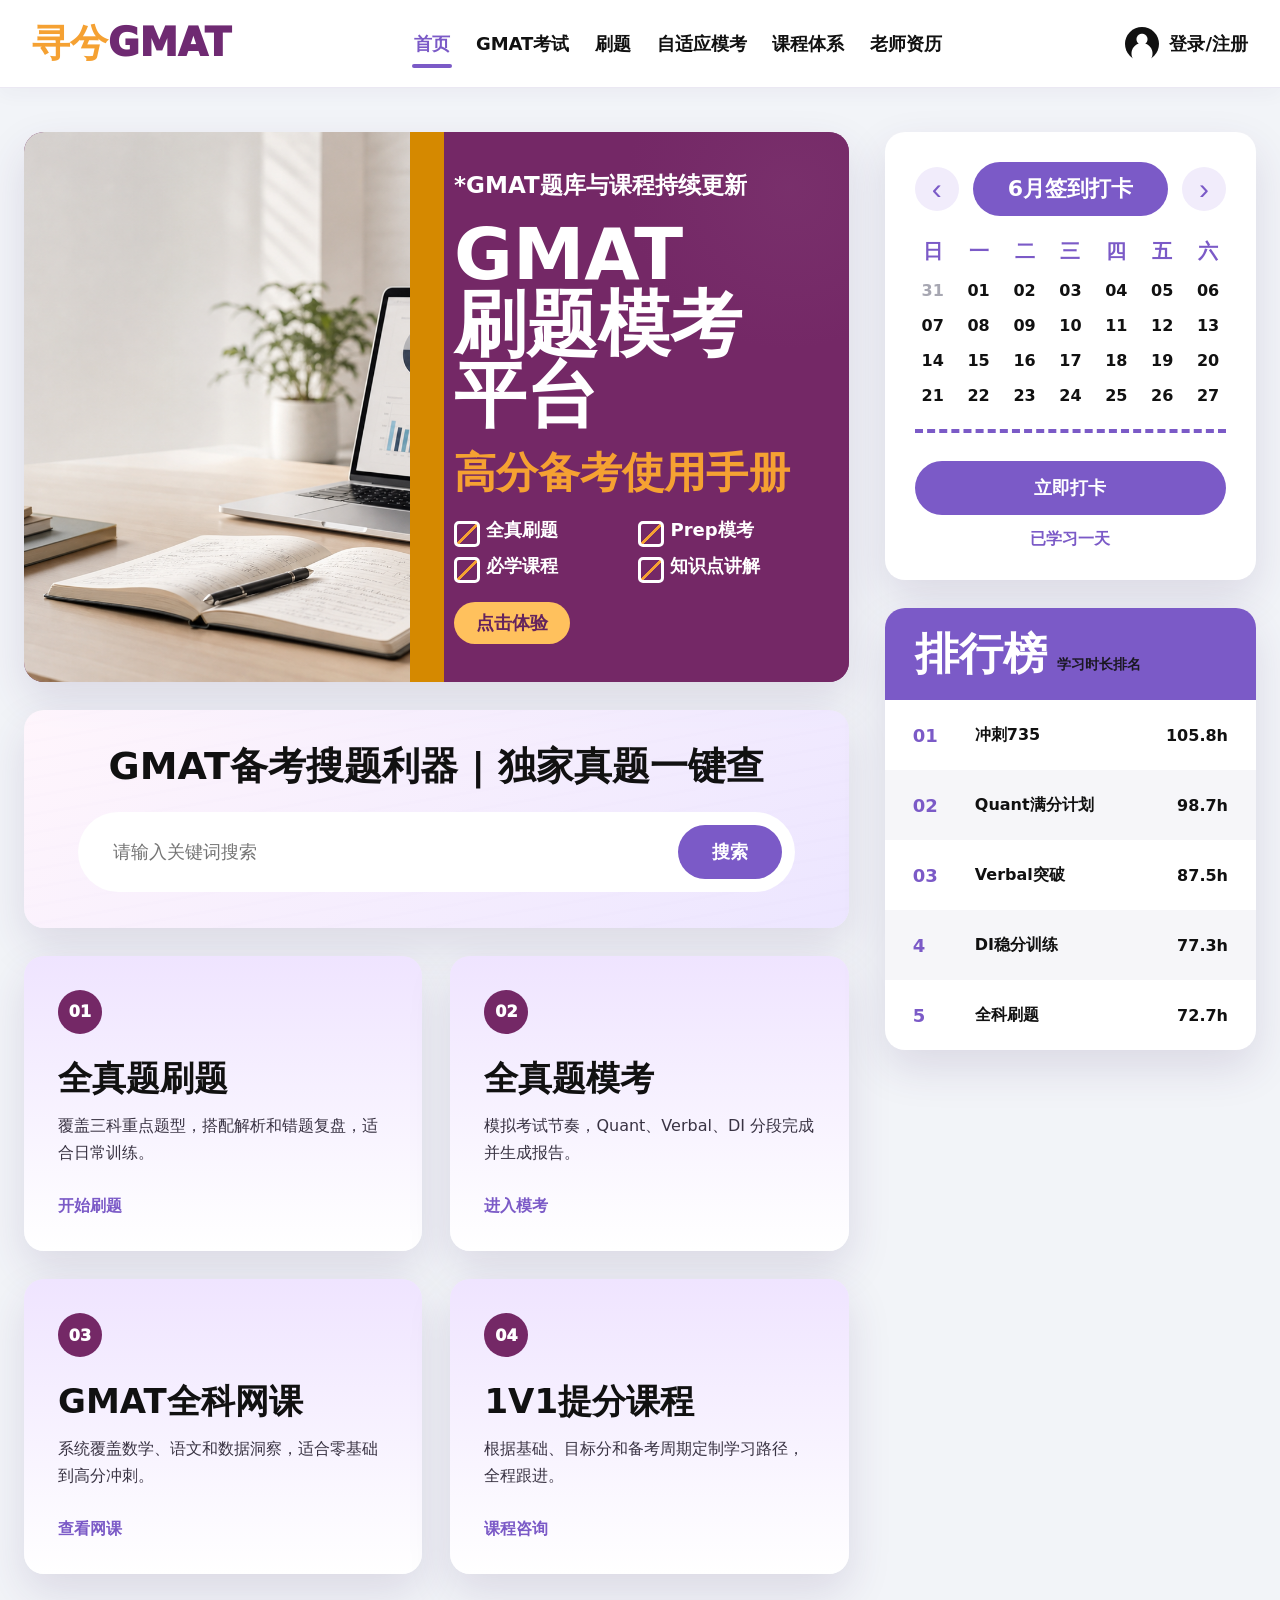
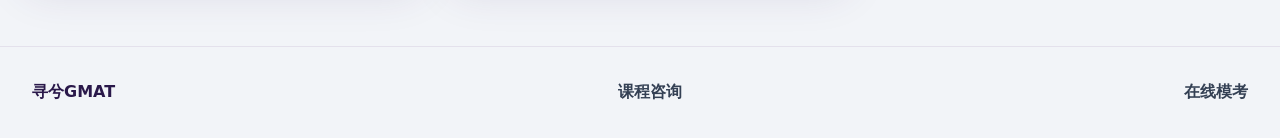
<file: index.html>
<!doctype html>
<html lang="zh-CN">
  <head>
    <meta charset="utf-8">
    <meta name="viewport" content="width=device-width, initial-scale=1">
    <title>GMAT 高分备考 | 提分课程与全科网课</title>
    <link rel="stylesheet" href="site.css">
  </head>
  <body class="platform-skin">
    <header class="site-header">
      <a class="brand" href="index.html"><span>寻兮</span>GMAT</a>
      <nav class="site-nav" aria-label="主导航">
        <a class="active" href="index.html">首页</a>
        <a href="gmat.html">GMAT考试</a>
        <a href="practice.html">刷题</a>
        <a href="practice.html">自适应模考</a>
        <a href="courses.html">课程体系</a>
        <a href="teacher.html">老师资历</a>
      </nav>
      <a class="login-link" href="courses.html">登录/注册</a>
    </header>

    <main class="home-page">
      <section class="home-layout">
        <div class="home-main">
          <section class="platform-hero">
            <div class="hero-photo">
              <img src="assets/gmat-hero.png" alt="GMAT备考学习桌面">
            </div>
            <div class="hero-poster">
              <p>*GMAT题库与课程持续更新</p>
              <h1>GMAT<br>刷题模考平台</h1>
              <h2>高分备考使用手册</h2>
              <div class="poster-checks">
                <span>全真刷题</span>
                <span>Prep模考</span>
                <span>必学课程</span>
                <span>知识点讲解</span>
              </div>
              <a href="practice.html">点击体验</a>
            </div>
          </section>

          <section class="search-panel">
            <h2>GMAT备考搜题利器 | 独家真题一键查</h2>
            <form class="search-box" action="practice.html">
              <input type="search" placeholder="请输入关键词搜索">
              <button type="submit">搜索</button>
            </form>
          </section>

          <section class="tool-grid" aria-label="学习工具">
            <article>
              <span>01</span>
              <h3>全真题刷题</h3>
              <p>覆盖三科重点题型，搭配解析和错题复盘，适合日常训练。</p>
              <a href="practice.html">开始刷题</a>
            </article>
            <article>
              <span>02</span>
              <h3>全真题模考</h3>
              <p>模拟考试节奏，Quant、Verbal、DI 分段完成并生成报告。</p>
              <a href="practice.html">进入模考</a>
            </article>
            <article>
              <span>03</span>
              <h3>GMAT全科网课</h3>
              <p>系统覆盖数学、语文和数据洞察，适合零基础到高分冲刺。</p>
              <a href="courses.html#online-course">查看网课</a>
            </article>
            <article>
              <span>04</span>
              <h3>1V1提分课程</h3>
              <p>根据基础、目标分和备考周期定制学习路径，全程跟进。</p>
              <a href="courses.html#one-on-one">课程咨询</a>
            </article>
          </section>
        </div>

        <aside class="home-sidebar" aria-label="学习侧栏">
          <section class="checkin-card">
            <div class="checkin-title">
              <button type="button">‹</button>
              <strong>6月签到打卡</strong>
              <button type="button">›</button>
            </div>
            <div class="calendar-grid" aria-label="六月签到日历">
              <span>日</span><span>一</span><span>二</span><span>三</span><span>四</span><span>五</span><span>六</span>
              <em>31</em><b>01</b><b>02</b><b>03</b><b>04</b><b>05</b><b>06</b>
              <b>07</b><b>08</b><b>09</b><b>10</b><b>11</b><b>12</b><b>13</b>
              <b>14</b><b>15</b><b>16</b><b>17</b><b>18</b><b>19</b><b>20</b>
              <b>21</b><b>22</b><b>23</b><b>24</b><b>25</b><b>26</b><b>27</b>
            </div>
            <a href="practice.html">立即打卡</a>
            <p>已学习一天</p>
          </section>

          <section class="ranking-card">
            <h2>排行榜 <span>学习时长排名</span></h2>
            <ol>
              <li><strong>01</strong><span>冲刺735</span><em>105.8h</em></li>
              <li><strong>02</strong><span>Quant满分计划</span><em>98.7h</em></li>
              <li><strong>03</strong><span>Verbal突破</span><em>87.5h</em></li>
              <li><strong>4</strong><span>DI稳分训练</span><em>77.3h</em></li>
              <li><strong>5</strong><span>全科刷题</span><em>72.7h</em></li>
            </ol>
          </section>
        </aside>
      </section>
    </main>

    <footer class="site-footer">
      <span>寻兮GMAT</span>
      <a href="courses.html">课程咨询</a>
      <a href="practice.html">在线模考</a>
    </footer>
  </body>
</html>
</file>
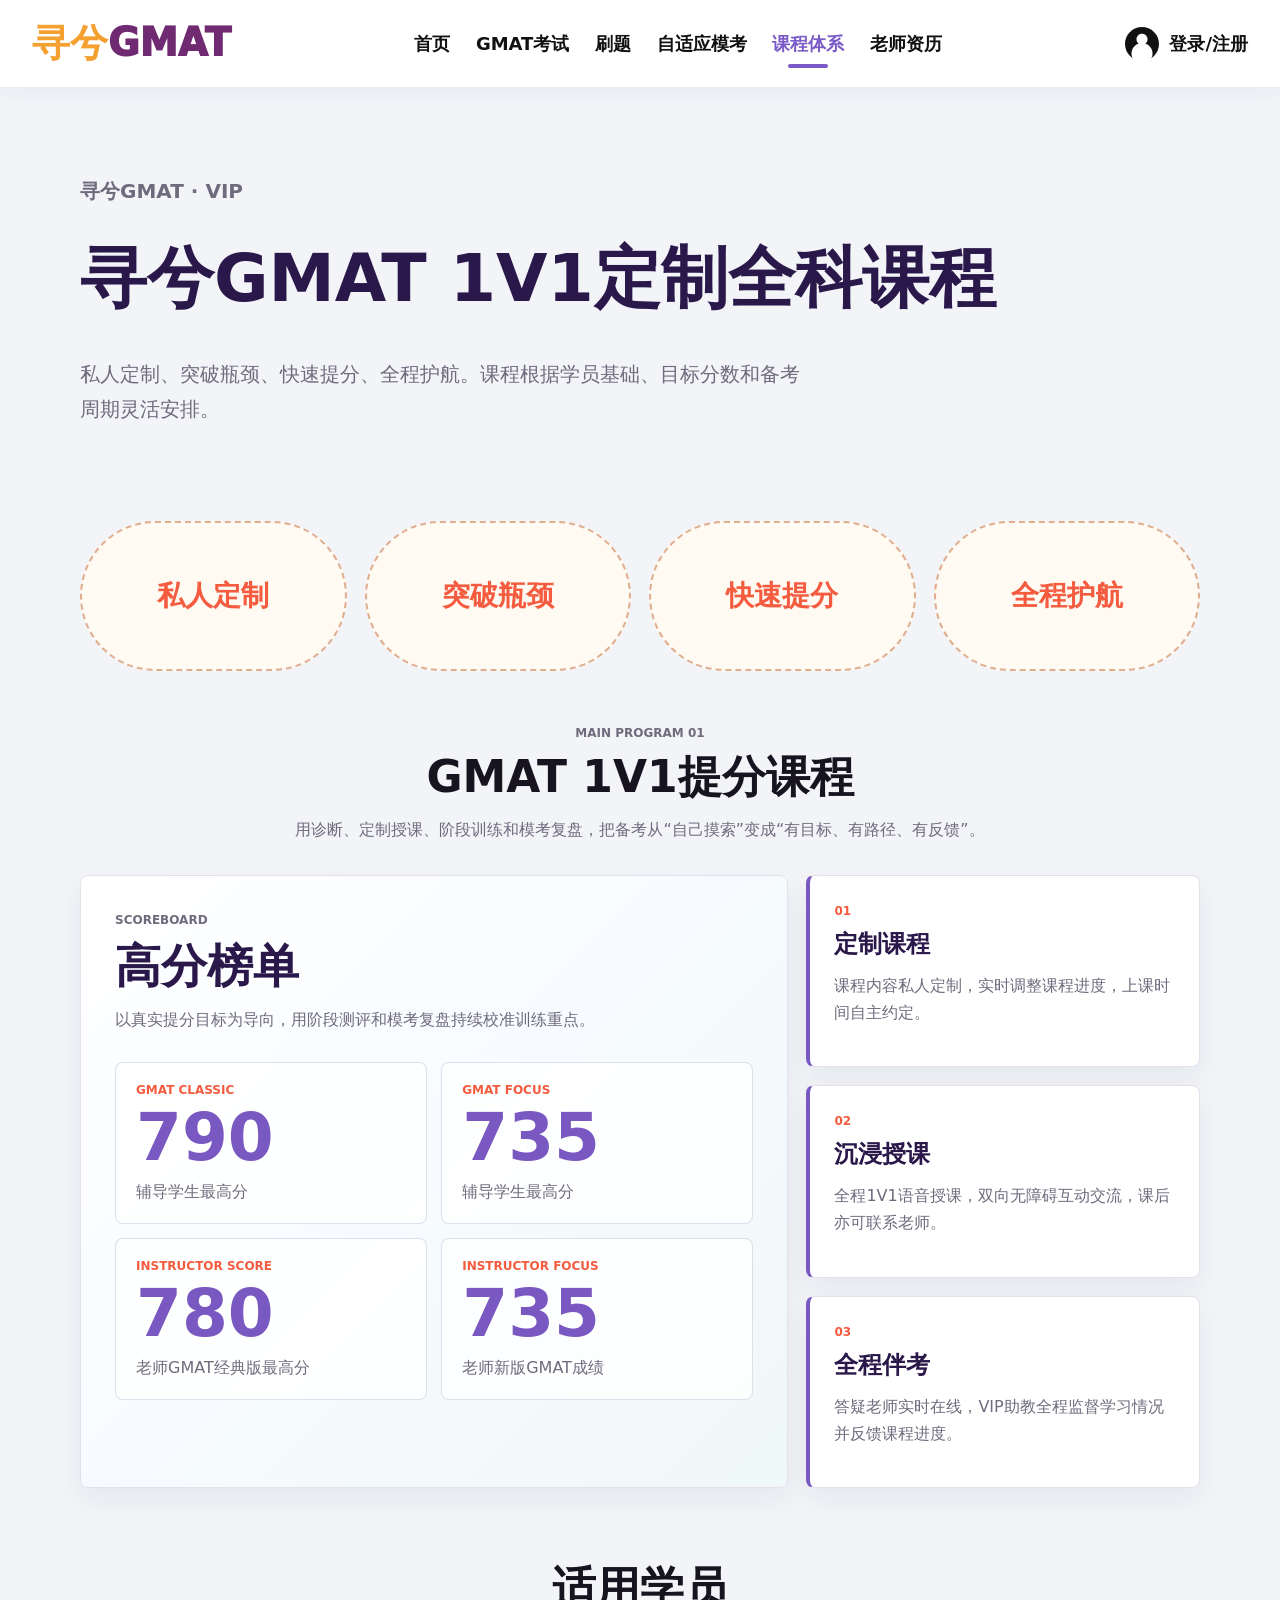
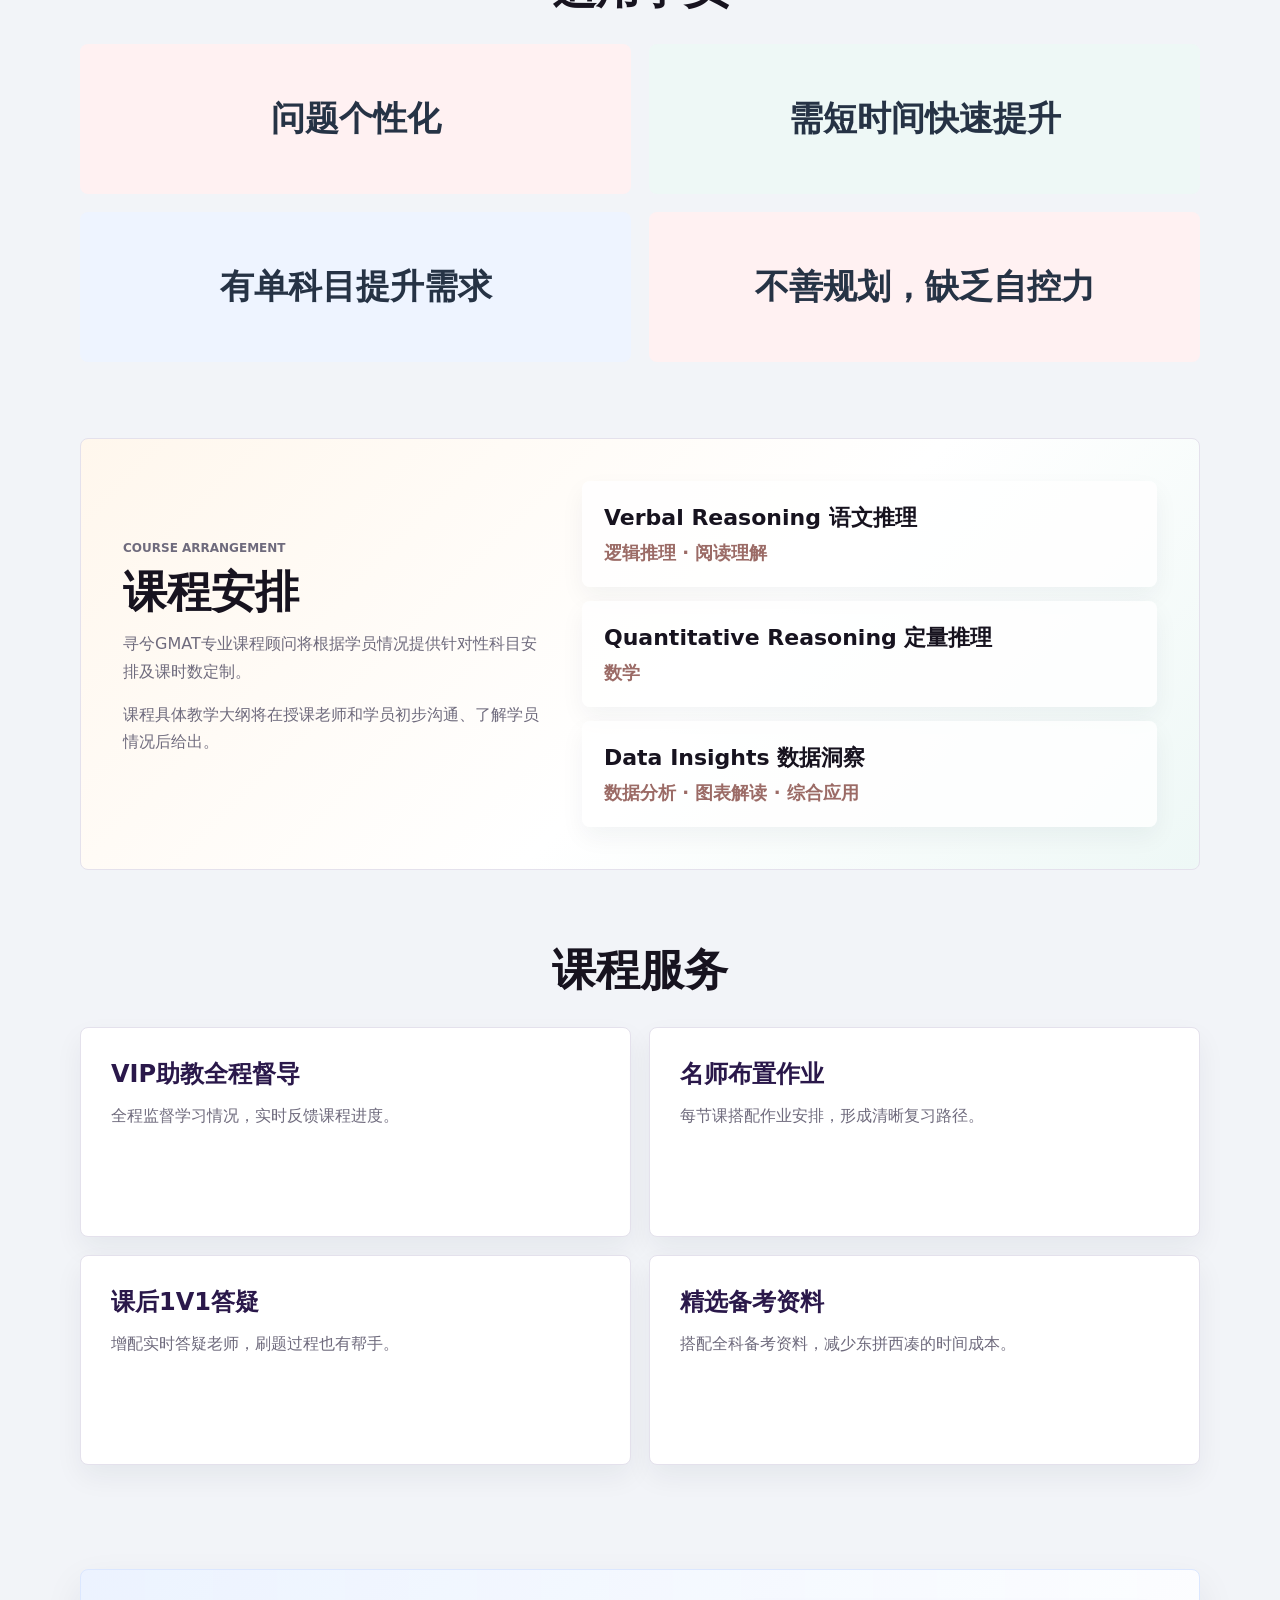
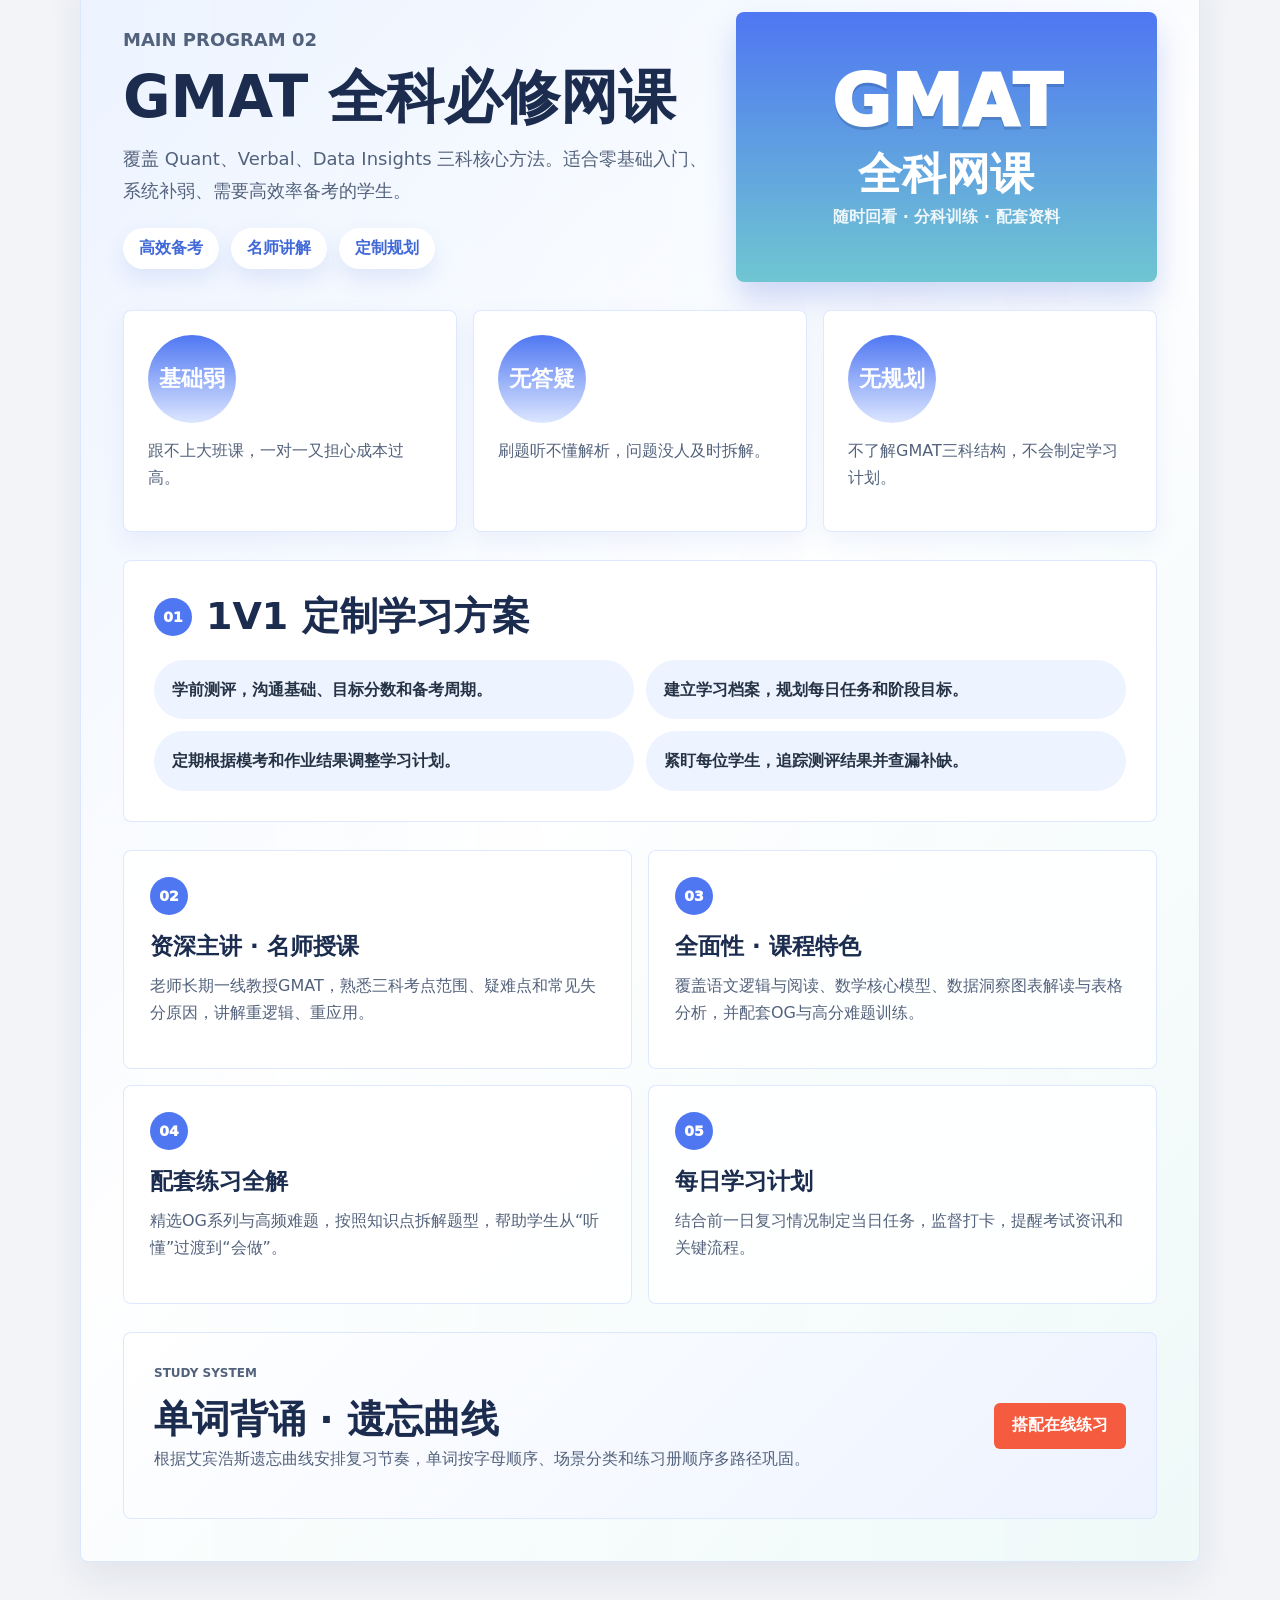
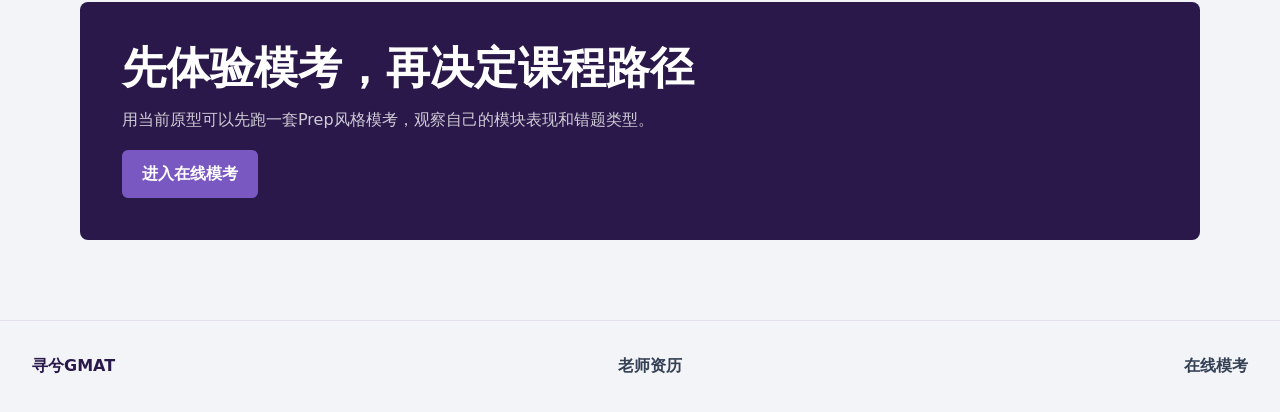
<file: courses.html>
<!doctype html>
<html lang="zh-CN">
  <head>
    <meta charset="utf-8">
    <meta name="viewport" content="width=device-width, initial-scale=1">
    <title>GMAT提分课程 | 提分课程与全科网课 | 寻兮GMAT</title>
    <link rel="stylesheet" href="site.css">
  </head>
  <body>
    <header class="site-header">
      <a class="brand" href="index.html"><span>寻兮</span>GMAT</a>
      <nav class="site-nav" aria-label="主导航">
        <a href="index.html">首页</a>
        <a href="gmat.html">GMAT考试</a>
        <a href="practice.html">刷题</a>
        <a href="practice.html">自适应模考</a>
        <a class="active" href="courses.html">课程体系</a>
        <a href="teacher.html">老师资历</a>
      </nav>
      <a class="login-link" href="courses.html">登录/注册</a>
    </header>

    <main>
      <section class="course-hero">
        <p class="eyebrow">寻兮GMAT · VIP</p>
        <h1>寻兮GMAT 1V1定制全科课程</h1>
        <p>私人定制、突破瓶颈、快速提分、全程护航。课程根据学员基础、目标分数和备考周期灵活安排。</p>
        <div class="advantage-strip">
          <article>
            <strong>私人定制</strong>
          </article>
          <article>
            <strong>突破瓶颈</strong>
          </article>
          <article>
            <strong>快速提分</strong>
          </article>
          <article>
            <strong>全程护航</strong>
          </article>
        </div>
      </section>

      <section class="vip-section" id="one-on-one">
        <div class="section-head centered">
          <p class="eyebrow">Main Program 01</p>
          <h2>GMAT 1V1提分课程</h2>
          <p>用诊断、定制授课、阶段训练和模考复盘，把备考从“自己摸索”变成“有目标、有路径、有反馈”。</p>
        </div>

        <div class="coach-grid">
          <article class="scoreboard-card">
            <p class="eyebrow">Scoreboard</p>
            <h3>高分榜单</h3>
            <p>以真实提分目标为导向，用阶段测评和模考复盘持续校准训练重点。</p>
            <div class="scoreboard-list">
              <div>
                <span>GMAT Classic</span>
                <strong>790</strong>
                <p>辅导学生最高分</p>
              </div>
              <div>
                <span>GMAT Focus</span>
                <strong>735</strong>
                <p>辅导学生最高分</p>
              </div>
              <div>
                <span>Instructor Score</span>
                <strong>780</strong>
                <p>老师GMAT经典版最高分</p>
              </div>
              <div>
                <span>Instructor Focus</span>
                <strong>735</strong>
                <p>老师新版GMAT成绩</p>
              </div>
            </div>
          </article>
          <article class="support-card">
            <span>01</span>
            <strong>定制课程</strong>
            <p>课程内容私人定制，实时调整课程进度，上课时间自主约定。</p>
          </article>
          <article class="support-card">
            <span>02</span>
            <strong>沉浸授课</strong>
            <p>全程1V1语音授课，双向无障碍互动交流，课后亦可联系老师。</p>
          </article>
          <article class="support-card">
            <span>03</span>
            <strong>全程伴考</strong>
            <p>答疑老师实时在线，VIP助教全程监督学习情况并反馈课程进度。</p>
          </article>
        </div>

        <div class="section-head centered">
          <h2>适用学员</h2>
        </div>
        <div class="student-grid">
          <article>问题个性化</article>
          <article>需短时间快速提升</article>
          <article>有单科目提升需求</article>
          <article>不善规划，缺乏自控力</article>
        </div>

        <div class="schedule-panel">
          <div>
            <p class="eyebrow">Course Arrangement</p>
            <h2>课程安排</h2>
            <p>寻兮GMAT专业课程顾问将根据学员情况提供针对性科目安排及课时数定制。</p>
            <p>课程具体教学大纲将在授课老师和学员初步沟通、了解学员情况后给出。</p>
          </div>
          <div class="subject-list">
            <div><strong>Verbal Reasoning 语文推理</strong><span>逻辑推理 · 阅读理解</span></div>
            <div><strong>Quantitative Reasoning 定量推理</strong><span>数学</span></div>
            <div><strong>Data Insights 数据洞察</strong><span>数据分析 · 图表解读 · 综合应用</span></div>
          </div>
        </div>

        <div class="section-head centered">
          <h2>课程服务</h2>
        </div>
        <div class="service-grid">
          <article>
            <strong>VIP助教全程督导</strong>
            <p>全程监督学习情况，实时反馈课程进度。</p>
          </article>
          <article>
            <strong>名师布置作业</strong>
            <p>每节课搭配作业安排，形成清晰复习路径。</p>
          </article>
          <article>
            <strong>课后1V1答疑</strong>
            <p>增配实时答疑老师，刷题过程也有帮手。</p>
          </article>
          <article>
            <strong>精选备考资料</strong>
            <p>搭配全科备考资料，减少东拼西凑的时间成本。</p>
          </article>
        </div>
      </section>

      <section class="online-course" id="online-course">
        <div class="online-hero">
          <div>
            <p class="eyebrow">Main Program 02</p>
            <h2>GMAT 全科必修网课</h2>
            <p>覆盖 Quant、Verbal、Data Insights 三科核心方法。适合零基础入门、系统补弱、需要高效率备考的学生。</p>
            <div class="online-tags">
              <span>高效备考</span>
              <span>名师讲解</span>
              <span>定制规划</span>
            </div>
          </div>
          <div class="online-device" aria-label="网课学习场景">
            <span>GMAT</span>
            <strong>全科网课</strong>
            <em>随时回看 · 分科训练 · 配套资料</em>
          </div>
        </div>

        <div class="pain-grid" aria-label="适合学员">
          <article>
            <strong>基础弱</strong>
            <p>跟不上大班课，一对一又担心成本过高。</p>
          </article>
          <article>
            <strong>无答疑</strong>
            <p>刷题听不懂解析，问题没人及时拆解。</p>
          </article>
          <article>
            <strong>无规划</strong>
            <p>不了解GMAT三科结构，不会制定学习计划。</p>
          </article>
        </div>

        <div class="online-panel">
          <div class="panel-title">
            <span>01</span>
            <h3>1V1 定制学习方案</h3>
          </div>
          <div class="feature-list">
            <p>学前测评，沟通基础、目标分数和备考周期。</p>
            <p>建立学习档案，规划每日任务和阶段目标。</p>
            <p>定期根据模考和作业结果调整学习计划。</p>
            <p>紧盯每位学生，追踪测评结果并查漏补缺。</p>
          </div>
        </div>

        <div class="online-grid">
          <article>
            <span>02</span>
            <strong>资深主讲 · 名师授课</strong>
            <p>老师长期一线教授GMAT，熟悉三科考点范围、疑难点和常见失分原因，讲解重逻辑、重应用。</p>
          </article>
          <article>
            <span>03</span>
            <strong>全面性 · 课程特色</strong>
            <p>覆盖语文逻辑与阅读、数学核心模型、数据洞察图表解读与表格分析，并配套OG与高分难题训练。</p>
          </article>
          <article>
            <span>04</span>
            <strong>配套练习全解</strong>
            <p>精选OG系列与高频难题，按照知识点拆解题型，帮助学生从“听懂”过渡到“会做”。</p>
          </article>
          <article>
            <span>05</span>
            <strong>每日学习计划</strong>
            <p>结合前一日复习情况制定当日任务，监督打卡，提醒考试资讯和关键流程。</p>
          </article>
        </div>

        <div class="memory-curve">
          <div>
            <p class="eyebrow">Study System</p>
            <h3>单词背诵 · 遗忘曲线</h3>
            <p>根据艾宾浩斯遗忘曲线安排复习节奏，单词按字母顺序、场景分类和练习册顺序多路径巩固。</p>
          </div>
          <a class="secondary-course-link" href="practice.html">搭配在线练习</a>
        </div>
      </section>

      <section class="cta-band">
        <h2>先体验模考，再决定课程路径</h2>
        <p>用当前原型可以先跑一套Prep风格模考，观察自己的模块表现和错题类型。</p>
        <a class="primary-link" href="practice.html">进入在线模考</a>
      </section>
    </main>

    <footer class="site-footer">
      <span>寻兮GMAT</span>
      <a href="teacher.html">老师资历</a>
      <a href="practice.html">在线模考</a>
    </footer>
  </body>
</html>
</file>
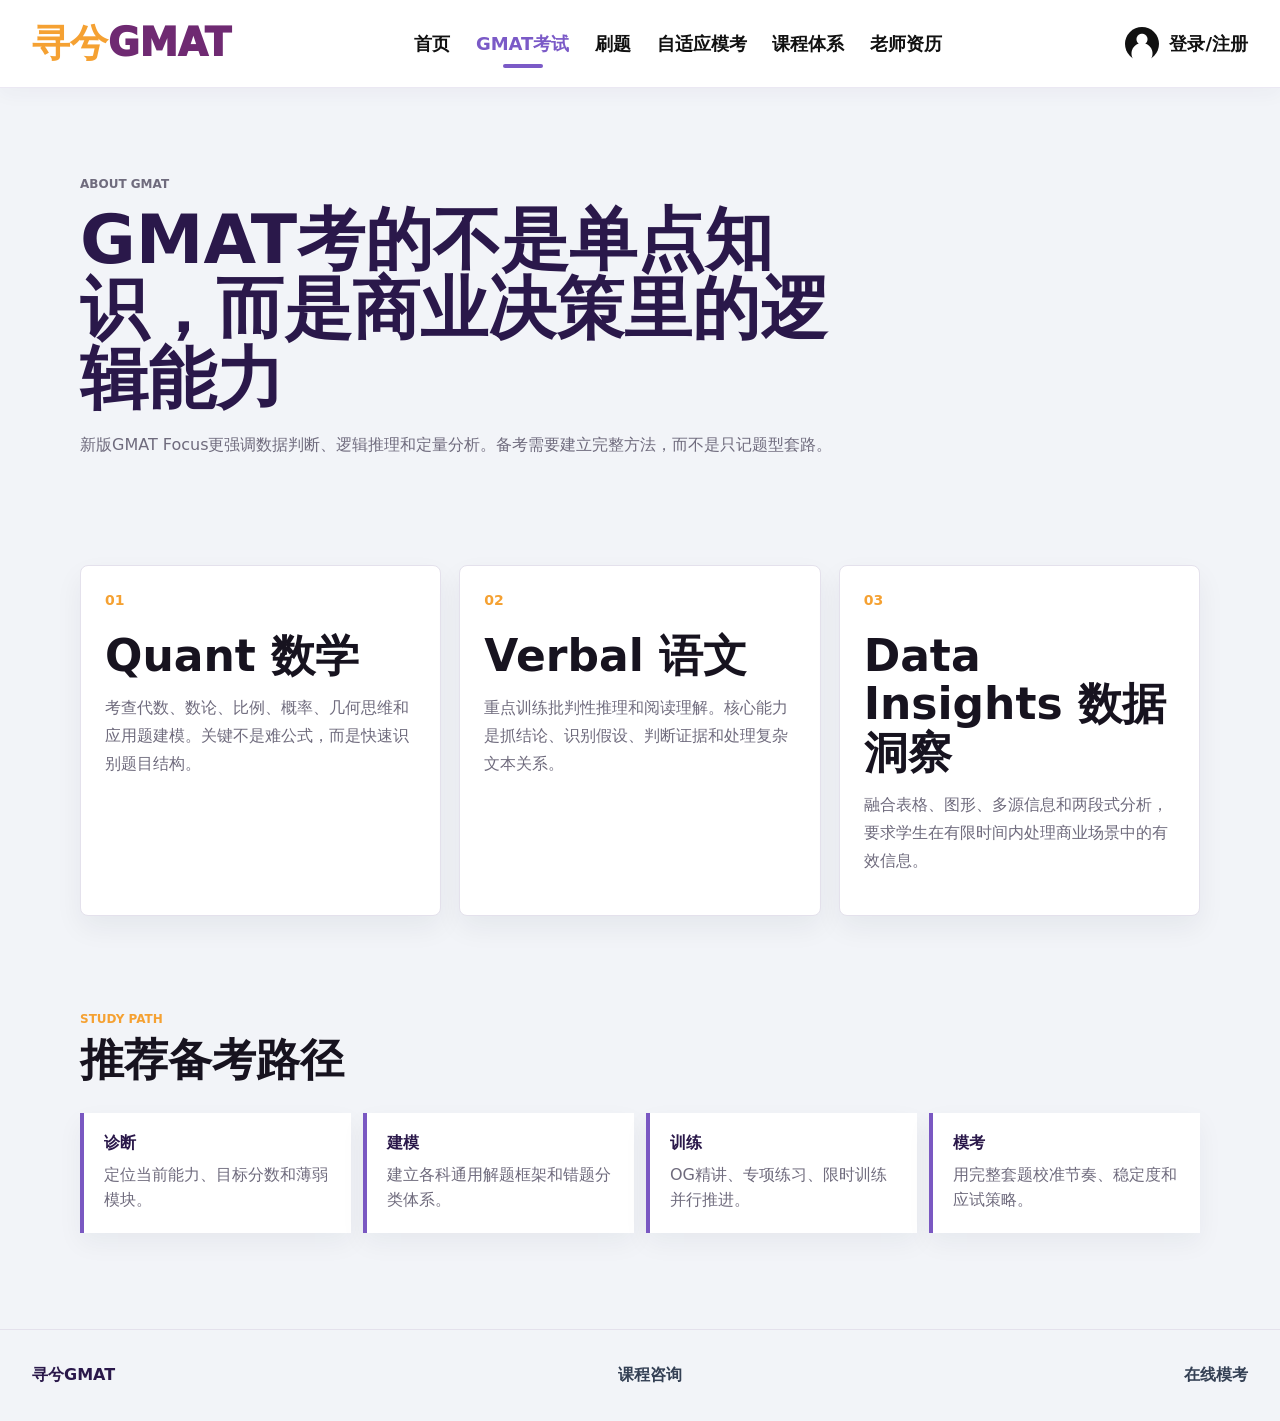
<file: gmat.html>
<!doctype html>
<html lang="zh-CN">
  <head>
    <meta charset="utf-8">
    <meta name="viewport" content="width=device-width, initial-scale=1">
    <title>GMAT考试介绍 | 寻兮GMAT</title>
    <link rel="stylesheet" href="site.css">
  </head>
  <body>
    <header class="site-header">
      <a class="brand" href="index.html"><span>寻兮</span>GMAT</a>
      <nav class="site-nav" aria-label="主导航">
        <a href="index.html">首页</a>
        <a class="active" href="gmat.html">GMAT考试</a>
        <a href="practice.html">刷题</a>
        <a href="practice.html">自适应模考</a>
        <a href="courses.html">课程体系</a>
        <a href="teacher.html">老师资历</a>
      </nav>
      <a class="login-link" href="courses.html">登录/注册</a>
    </header>

    <main>
      <section class="page-hero">
        <p class="eyebrow">About GMAT</p>
        <h1>GMAT考的不是单点知识，而是商业决策里的逻辑能力</h1>
        <p>新版GMAT Focus更强调数据判断、逻辑推理和定量分析。备考需要建立完整方法，而不是只记题型套路。</p>
      </section>

      <section class="section-wrap compact">
        <div class="exam-grid">
          <article>
            <span>01</span>
            <h2>Quant 数学</h2>
            <p>考查代数、数论、比例、概率、几何思维和应用题建模。关键不是难公式，而是快速识别题目结构。</p>
          </article>
          <article>
            <span>02</span>
            <h2>Verbal 语文</h2>
            <p>重点训练批判性推理和阅读理解。核心能力是抓结论、识别假设、判断证据和处理复杂文本关系。</p>
          </article>
          <article>
            <span>03</span>
            <h2>Data Insights 数据洞察</h2>
            <p>融合表格、图形、多源信息和两段式分析，要求学生在有限时间内处理商业场景中的有效信息。</p>
          </article>
        </div>
      </section>

      <section class="timeline-section">
        <div class="section-head">
          <p class="eyebrow">Study Path</p>
          <h2>推荐备考路径</h2>
        </div>
        <div class="timeline">
          <div><strong>诊断</strong><span>定位当前能力、目标分数和薄弱模块。</span></div>
          <div><strong>建模</strong><span>建立各科通用解题框架和错题分类体系。</span></div>
          <div><strong>训练</strong><span>OG精讲、专项练习、限时训练并行推进。</span></div>
          <div><strong>模考</strong><span>用完整套题校准节奏、稳定度和应试策略。</span></div>
        </div>
      </section>
    </main>

    <footer class="site-footer">
      <span>寻兮GMAT</span>
      <a href="courses.html">课程咨询</a>
      <a href="practice.html">在线模考</a>
    </footer>
  </body>
</html>
</file>
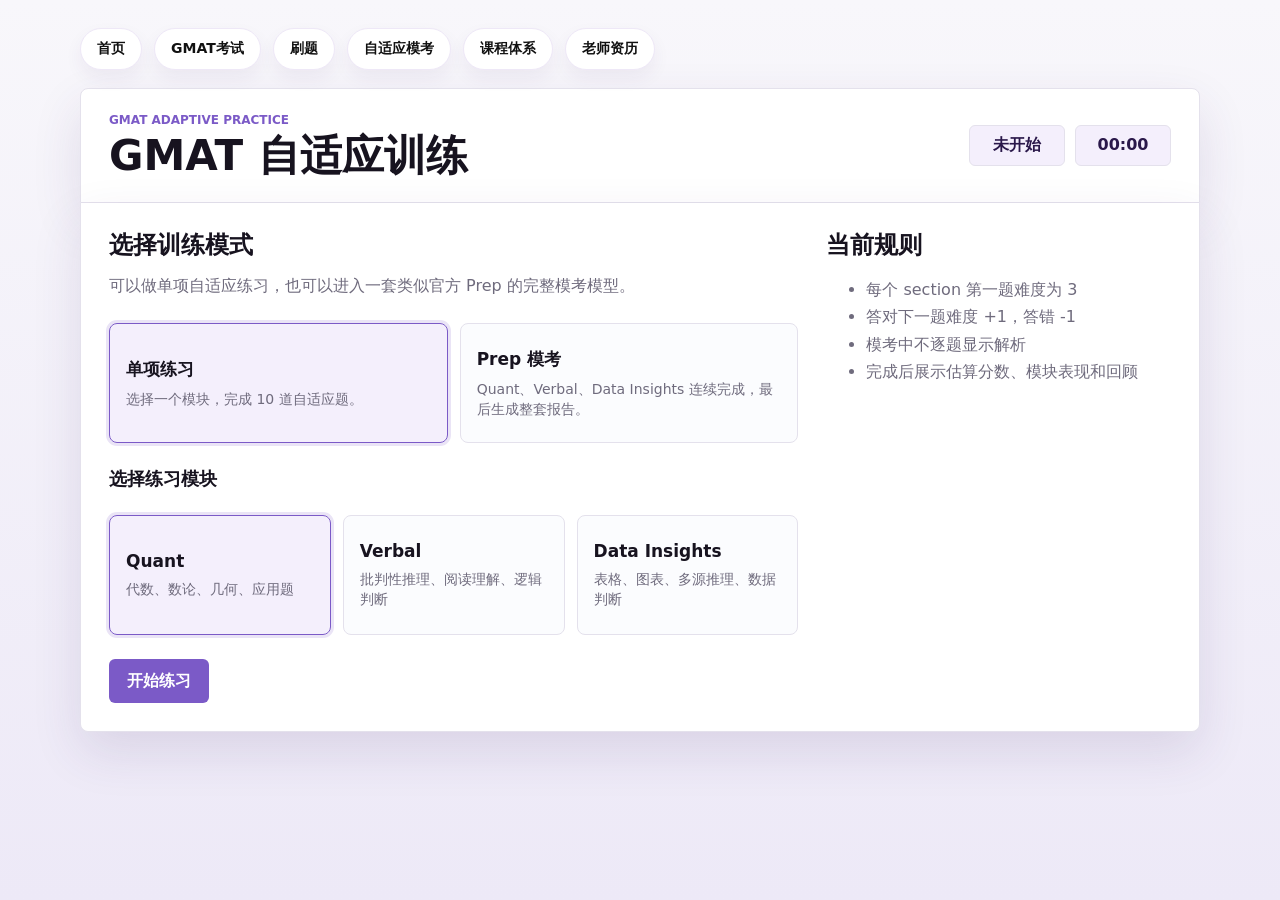
<file: practice.html>
<!doctype html>
<html lang="zh-CN">
  <head>
    <meta charset="utf-8">
    <meta name="viewport" content="width=device-width, initial-scale=1">
    <title>GMAT Adaptive Practice</title>
    <link rel="stylesheet" href="styles.css">
  </head>
  <body>
    <main class="app-shell">
      <nav class="practice-nav" aria-label="站点导航">
        <a href="index.html">首页</a>
        <a href="gmat.html">GMAT考试</a>
        <a href="practice.html">刷题</a>
        <a href="practice.html">自适应模考</a>
        <a href="courses.html">课程体系</a>
        <a href="teacher.html">老师资历</a>
      </nav>
      <section class="topbar">
        <div>
          <p class="eyebrow">GMAT Adaptive Practice</p>
          <h1>GMAT 自适应训练</h1>
        </div>
        <div class="session-meta" aria-live="polite">
          <span id="progressLabel">未开始</span>
          <span id="timerLabel">00:00</span>
        </div>
      </section>

      <section id="startView" class="workspace">
        <div class="intro-panel">
          <h2>选择训练模式</h2>
          <p>可以做单项自适应练习，也可以进入一套类似官方 Prep 的完整模考模型。</p>
          <div class="mode-grid">
            <button class="mode-card active" id="practiceModeButton" type="button">
              <strong>单项练习</strong>
              <span>选择一个模块，完成 10 道自适应题。</span>
            </button>
            <button class="mode-card" id="mockModeButton" type="button">
              <strong>Prep 模考</strong>
              <span>Quant、Verbal、Data Insights 连续完成，最后生成整套报告。</span>
            </button>
          </div>
          <div id="sectionChooser">
            <h3>选择练习模块</h3>
            <div class="section-grid" id="sectionGrid"></div>
          </div>
          <div class="mock-preview hidden" id="mockPreview">
            <h3>Prep 模考结构</h3>
            <div class="section-flow">
              <span>Quant 21</span>
              <span>Verbal 23</span>
              <span>Data Insights 20</span>
            </div>
            <p>模考版按 Quant 21 题、Verbal 23 题、Data Insights 20 题运行，每段独立自适应。</p>
          </div>
          <button class="primary-action" id="startButton" type="button">开始练习</button>
        </div>
        <aside class="rules-panel">
          <h2>当前规则</h2>
          <ul>
            <li>每个 section 第一题难度为 3</li>
            <li>答对下一题难度 +1，答错 -1</li>
            <li>模考中不逐题显示解析</li>
            <li>完成后展示估算分数、模块表现和回顾</li>
          </ul>
        </aside>
      </section>

      <section id="breakView" class="break-view hidden">
        <p class="eyebrow" id="breakEyebrow">Section Complete</p>
        <h2 id="breakTitle"></h2>
        <p id="breakSummary"></p>
        <div class="section-flow" id="breakFlow"></div>
        <button class="primary-action" id="nextSectionButton" type="button">进入下一段</button>
      </section>

      <section id="practiceView" class="practice-view hidden">
        <div class="question-header">
          <div>
            <p class="eyebrow" id="questionMeta">Question</p>
            <h2 id="questionStem"></h2>
          </div>
          <div class="difficulty-meter" id="difficultyMeter" aria-label="Difficulty"></div>
        </div>
        <div class="choice-list" id="choiceList"></div>
        <div class="action-row">
          <button class="secondary-action" id="quitButton" type="button">结束本次</button>
          <button class="primary-action" id="submitButton" type="button" disabled>提交答案</button>
        </div>
      </section>

      <section id="resultView" class="result-view hidden">
        <div class="result-head">
          <div>
            <p class="eyebrow">Practice Report</p>
            <h2 id="resultTitle">练习报告</h2>
          </div>
          <button class="primary-action" id="restartButton" type="button">再练一次</button>
        </div>
        <div class="metric-grid" id="metricGrid"></div>
        <div class="report-layout">
          <div>
            <h3>知识点表现</h3>
            <div id="topicReport" class="topic-report"></div>
          </div>
          <div>
            <h3>答题回顾</h3>
            <div id="reviewList" class="review-list"></div>
          </div>
        </div>
      </section>
    </main>

    <script src="data/questions.js"></script>
    <script src="app.js"></script>
  </body>
</html>
</file>
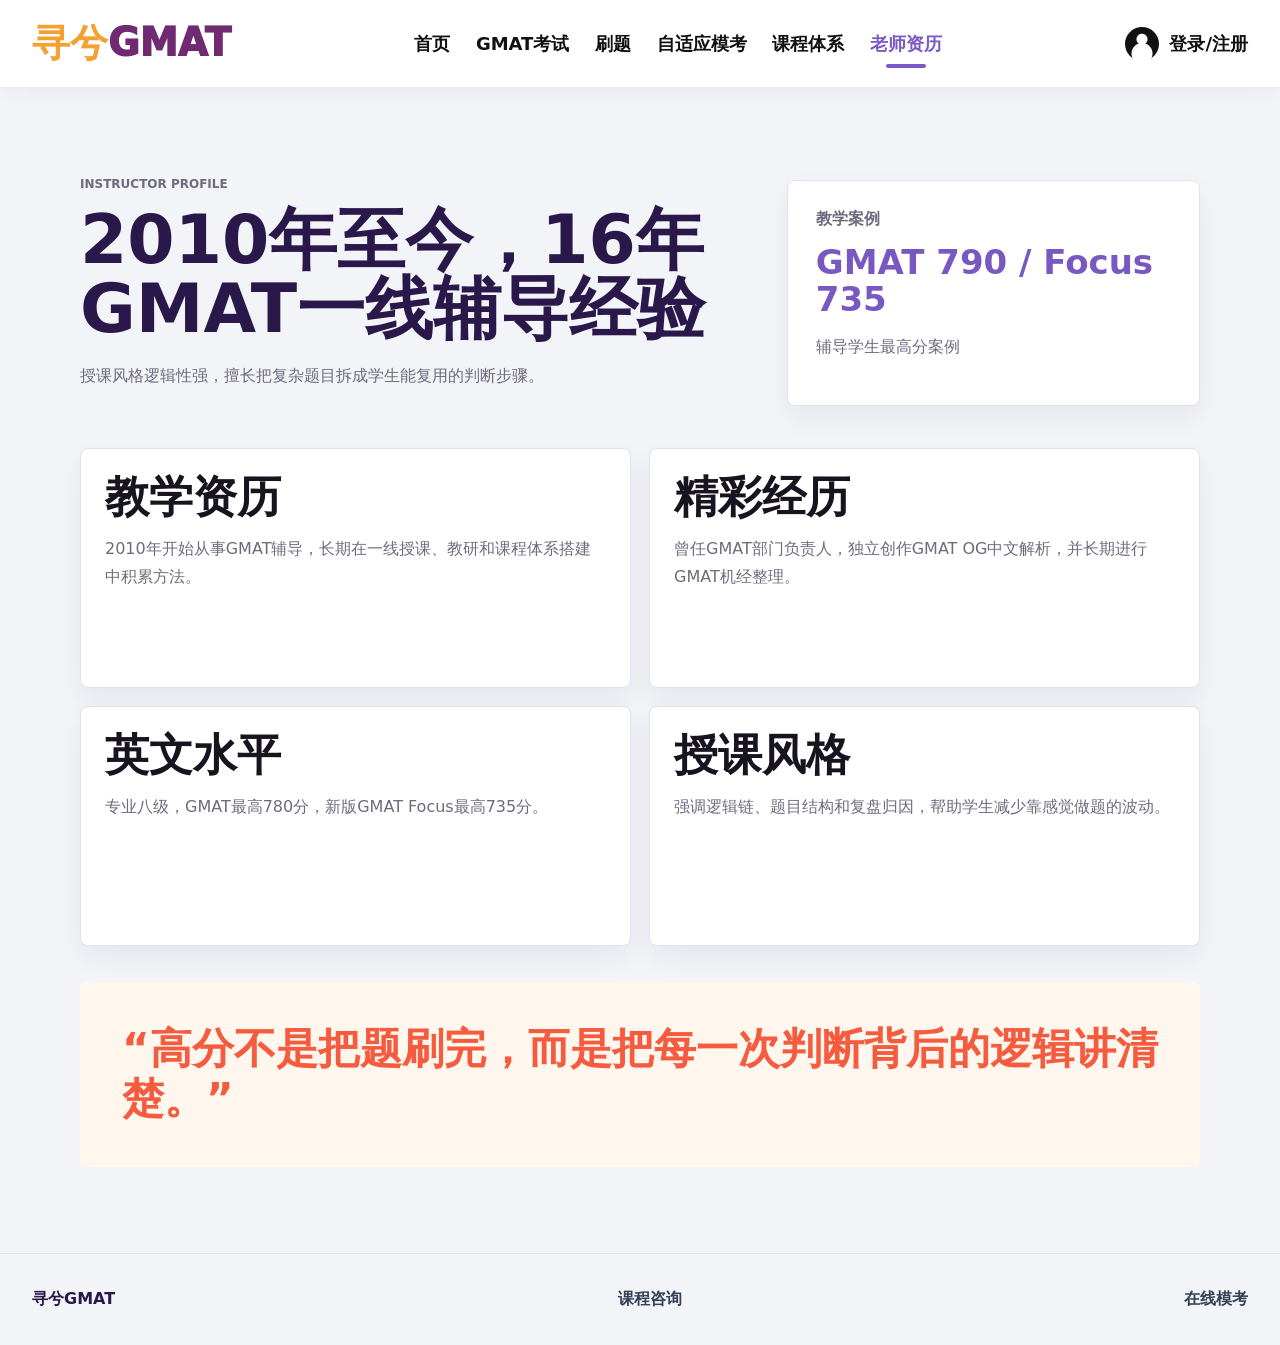
<file: teacher.html>
<!doctype html>
<html lang="zh-CN">
  <head>
    <meta charset="utf-8">
    <meta name="viewport" content="width=device-width, initial-scale=1">
    <title>老师资历 | 寻兮GMAT</title>
    <link rel="stylesheet" href="site.css">
  </head>
  <body>
    <header class="site-header">
      <a class="brand" href="index.html"><span>寻兮</span>GMAT</a>
      <nav class="site-nav" aria-label="主导航">
        <a href="index.html">首页</a>
        <a href="gmat.html">GMAT考试</a>
        <a href="practice.html">刷题</a>
        <a href="practice.html">自适应模考</a>
        <a href="courses.html">课程体系</a>
        <a class="active" href="teacher.html">老师资历</a>
      </nav>
      <a class="login-link" href="courses.html">登录/注册</a>
    </header>

    <main>
      <section class="teacher-hero">
        <div>
          <p class="eyebrow">Instructor Profile</p>
          <h1>2010年至今，16年GMAT一线辅导经验</h1>
          <p>授课风格逻辑性强，擅长把复杂题目拆成学生能复用的判断步骤。</p>
        </div>
        <div class="score-panel">
          <span>教学案例</span>
          <strong>GMAT 790 / Focus 735</strong>
          <p>辅导学生最高分案例</p>
        </div>
      </section>

      <section class="credentials-grid">
        <article>
          <h2>教学资历</h2>
          <p>2010年开始从事GMAT辅导，长期在一线授课、教研和课程体系搭建中积累方法。</p>
        </article>
        <article>
          <h2>精彩经历</h2>
          <p>曾任GMAT部门负责人，独立创作GMAT OG中文解析，并长期进行GMAT机经整理。</p>
        </article>
        <article>
          <h2>英文水平</h2>
          <p>专业八级，GMAT最高780分，新版GMAT Focus最高735分。</p>
        </article>
        <article>
          <h2>授课风格</h2>
          <p>强调逻辑链、题目结构和复盘归因，帮助学生减少靠感觉做题的波动。</p>
        </article>
      </section>

      <section class="quote-section">
        <p>“高分不是把题刷完，而是把每一次判断背后的逻辑讲清楚。”</p>
      </section>
    </main>

    <footer class="site-footer">
      <span>寻兮GMAT</span>
      <a href="courses.html">课程咨询</a>
      <a href="practice.html">在线模考</a>
    </footer>
  </body>
</html>
</file>
<file: site.css>
:root {
  --ink: #17131f;
  --muted: #6f6b7d;
  --line: #e4e1ec;
  --paper: #ffffff;
  --soft: #f3f5fa;
  --teal: #7a58c2;
  --navy: #2a184a;
  --gold: #f5a132;
  --coral: #f45b3f;
  --purple: #7b5ac7;
  --plum: #742866;
  --shadow: 0 18px 44px rgba(62, 42, 104, 0.13);
}

* {
  box-sizing: border-box;
}

body {
  margin: 0;
  background: #f2f4f8;
  color: var(--ink);
  font-family: Inter, ui-sans-serif, system-ui, -apple-system, BlinkMacSystemFont, "Segoe UI", sans-serif;
}

a {
  color: inherit;
  text-decoration: none;
}

.site-header {
  position: sticky;
  top: 0;
  z-index: 10;
  display: flex;
  align-items: center;
  justify-content: space-between;
  gap: 28px;
  min-height: 88px;
  padding: 0 max(32px, calc((100vw - 1600px) / 2 + 32px));
  border-bottom: 1px solid #ebe8f3;
  background: rgba(255, 255, 255, 0.98);
  box-shadow: 0 6px 18px rgba(62, 42, 104, 0.04);
}

.brand {
  color: #6f2a72;
  font-size: clamp(28px, 3vw, 42px);
  font-weight: 950;
  line-height: 1;
  white-space: nowrap;
}

.brand span {
  color: var(--gold);
}

.site-nav {
  display: flex;
  align-items: center;
  gap: clamp(12px, 2vw, 34px);
  flex-wrap: wrap;
  justify-content: center;
  flex: 1;
}

.site-nav a {
  position: relative;
  padding: 26px 0;
  color: #111111;
  font-size: 18px;
  font-weight: 850;
}

.site-nav a::after {
  content: "";
  position: absolute;
  left: 50%;
  bottom: 14px;
  width: 0;
  height: 4px;
  border-radius: 999px;
  background: var(--purple);
  transform: translateX(-50%);
  transition: width 0.18s ease;
}

.site-nav a:hover,
.site-nav a.active {
  color: var(--purple);
}

.site-nav a:hover::after,
.site-nav a.active::after {
  width: 40px;
}

.login-link {
  display: inline-flex;
  align-items: center;
  gap: 10px;
  color: #111111;
  font-size: 18px;
  font-weight: 850;
  white-space: nowrap;
}

.login-link::before {
  content: "";
  width: 34px;
  height: 34px;
  border-radius: 50%;
  background:
    radial-gradient(circle at 50% 36%, #ffffff 0 5px, transparent 6px),
    radial-gradient(circle at 50% 78%, #ffffff 0 10px, transparent 11px),
    #111111;
}

.home-page {
  width: min(1600px, calc(100vw - 48px));
  margin: 0 auto;
  padding: 44px 0 72px;
}

.home-layout {
  display: grid;
  grid-template-columns: minmax(0, 1fr) minmax(330px, 0.45fr);
  gap: 36px;
  align-items: start;
}

.home-main,
.home-sidebar {
  display: grid;
  gap: 28px;
}

.platform-hero {
  display: grid;
  grid-template-columns: minmax(330px, 0.88fr) minmax(0, 1fr);
  min-height: 500px;
  overflow: hidden;
  border-radius: 20px;
  background: var(--plum);
  box-shadow: var(--shadow);
}

.hero-photo {
  min-height: 100%;
  background: #d9dee9;
}

.hero-photo img {
  width: 100%;
  height: 100%;
  display: block;
  object-fit: cover;
}

.hero-poster {
  position: relative;
  display: grid;
  align-content: center;
  padding: 38px 44px;
  background:
    linear-gradient(135deg, rgba(116, 40, 102, 0.95), rgba(116, 40, 102, 0.82)),
    radial-gradient(circle at 86% 10%, rgba(255, 255, 255, 0.32), transparent 26%);
  color: #ffffff;
}

.hero-poster::before {
  content: "";
  position: absolute;
  left: 0;
  top: 0;
  width: 34px;
  height: 100%;
  background: #d58900;
}

.hero-poster p {
  margin-bottom: 18px;
  font-size: clamp(18px, 1.8vw, 25px);
  font-weight: 900;
}

.hero-poster h1 {
  margin: 0 0 20px;
  max-width: none;
  font-size: clamp(50px, 5.6vw, 76px);
  line-height: 0.98;
  letter-spacing: 0;
}

.hero-poster h2 {
  margin-bottom: 22px;
  color: var(--gold);
  font-size: clamp(28px, 3.3vw, 42px);
}

.poster-checks {
  display: grid;
  grid-template-columns: repeat(2, minmax(0, 1fr));
  gap: 12px 18px;
  margin-bottom: 24px;
}

.poster-checks span {
  position: relative;
  padding-left: 32px;
  font-size: 18px;
  font-weight: 900;
}

.poster-checks span::before {
  content: "";
  position: absolute;
  left: 0;
  top: 3px;
  width: 20px;
  height: 20px;
  border: 3px solid #ffffff;
  border-radius: 5px;
  background: linear-gradient(135deg, transparent 45%, var(--gold) 46% 56%, transparent 57%);
}

.hero-poster a {
  justify-self: start;
  display: inline-flex;
  align-items: center;
  min-height: 42px;
  padding: 0 22px;
  border-radius: 999px;
  background: #ffc15d;
  color: #64235d;
  font-size: 18px;
  font-weight: 950;
}

.search-panel {
  padding: 36px 54px;
  border-radius: 20px;
  background:
    linear-gradient(135deg, rgba(255, 245, 252, 0.94), rgba(235, 228, 255, 0.94)),
    repeating-linear-gradient(-10deg, rgba(123, 90, 199, 0.12) 0 3px, transparent 3px 18px);
  box-shadow: var(--shadow);
}

.search-panel h2 {
  margin-bottom: 24px;
  text-align: center;
  color: #111111;
  font-size: clamp(26px, 3vw, 38px);
}

.search-box {
  display: grid;
  grid-template-columns: 1fr auto;
  gap: 12px;
  padding: 8px;
  border-radius: 999px;
  background: #ffffff;
  border: 5px solid rgba(255, 255, 255, 0.72);
}

.search-box input {
  min-width: 0;
  border: 0;
  padding: 0 22px;
  color: #111111;
  font: inherit;
  font-size: 18px;
  outline: none;
}

.search-box button,
.checkin-card a {
  border: 0;
  min-height: 54px;
  padding: 0 34px;
  border-radius: 999px;
  background: var(--purple);
  color: #ffffff;
  font: inherit;
  font-size: 18px;
  font-weight: 900;
}

.tool-grid {
  display: grid;
  grid-template-columns: repeat(2, minmax(0, 1fr));
  gap: 28px;
}

.tool-grid article {
  min-height: 250px;
  padding: 34px;
  border-radius: 20px;
  background: linear-gradient(180deg, #efe4ff, #ffffff);
  box-shadow: var(--shadow);
}

.tool-grid span {
  display: inline-grid;
  place-items: center;
  width: 44px;
  height: 44px;
  margin-bottom: 22px;
  border-radius: 50%;
  background: var(--plum);
  color: #ffffff;
  font-weight: 950;
}

.tool-grid h3 {
  color: #111111;
  font-size: clamp(26px, 3vw, 34px);
}

.tool-grid p {
  color: #393343;
  line-height: 1.7;
}

.tool-grid a {
  display: inline-flex;
  margin-top: 14px;
  color: var(--purple);
  font-weight: 950;
}

.checkin-card,
.ranking-card {
  overflow: hidden;
  border-radius: 20px;
  background: #ffffff;
  box-shadow: var(--shadow);
}

.checkin-card {
  padding: 30px;
}

.checkin-title {
  display: grid;
  grid-template-columns: auto 1fr auto;
  gap: 14px;
  align-items: center;
  margin-bottom: 22px;
}

.checkin-title strong {
  min-height: 54px;
  display: grid;
  place-items: center;
  border-radius: 999px;
  background: var(--purple);
  color: #ffffff;
  font-size: 22px;
}

.checkin-title button {
  border: 0;
  width: 44px;
  height: 44px;
  border-radius: 999px;
  background: #f1ecfb;
  color: var(--purple);
  font-size: 30px;
}

.calendar-grid {
  display: grid;
  grid-template-columns: repeat(7, 1fr);
  gap: 16px 10px;
  padding-bottom: 24px;
  border-bottom: 4px dashed var(--purple);
  text-align: center;
}

.calendar-grid span {
  color: var(--purple);
  font-size: 20px;
  font-weight: 900;
}

.calendar-grid b,
.calendar-grid em {
  color: #111111;
  font-style: normal;
  font-weight: 650;
}

.calendar-grid em {
  color: #a7a7b2;
}

.checkin-card a {
  display: grid;
  place-items: center;
  margin-top: 28px;
}

.checkin-card p {
  margin: 14px 0 0;
  color: var(--purple);
  text-align: center;
  font-weight: 850;
}

.ranking-card h2 {
  display: flex;
  gap: 10px;
  align-items: baseline;
  margin: 0;
  padding: 22px 30px;
  background: var(--purple);
  color: #ffffff;
}

.ranking-card h2 span {
  font-size: 14px;
  opacity: 0.9;
}

.ranking-card ol {
  display: grid;
  gap: 0;
  margin: 0;
  padding: 0;
  list-style: none;
}

.ranking-card li {
  display: grid;
  grid-template-columns: 48px 1fr auto;
  gap: 14px;
  align-items: center;
  min-height: 70px;
  padding: 0 28px;
}

.ranking-card li:nth-child(even) {
  background: #f6f6f9;
}

.ranking-card strong {
  color: var(--purple);
  font-size: 18px;
}

.ranking-card span {
  color: #111111;
  font-weight: 800;
}

.ranking-card em {
  color: #111111;
  font-style: normal;
  font-weight: 850;
}

.hero {
  position: relative;
  min-height: 680px;
  display: grid;
  align-items: center;
  overflow: hidden;
}

.hero-image {
  position: absolute;
  inset: 0;
  width: 100%;
  height: 100%;
  object-fit: cover;
}

.hero-overlay {
  position: absolute;
  inset: 0;
  background: linear-gradient(90deg, rgba(14, 25, 42, 0.84) 0%, rgba(14, 25, 42, 0.62) 46%, rgba(14, 25, 42, 0.12) 100%);
}

.hero-content {
  position: relative;
  width: min(1120px, calc(100vw - 32px));
  margin: 0 auto;
  color: #ffffff;
}

.eyebrow {
  margin: 0 0 10px;
  color: var(--gold);
  font-size: 12px;
  font-weight: 900;
  letter-spacing: 0;
  text-transform: uppercase;
}

h1,
h2,
h3,
p {
  margin-top: 0;
}

h1 {
  max-width: 760px;
  margin-bottom: 18px;
  font-size: clamp(40px, 6vw, 76px);
  line-height: 1.02;
}

h2 {
  margin-bottom: 14px;
  font-size: clamp(28px, 4vw, 44px);
  line-height: 1.1;
}

h3 {
  margin-bottom: 10px;
  font-size: 24px;
}

.hero-copy {
  max-width: 620px;
  margin-bottom: 30px;
  color: rgba(255, 255, 255, 0.82);
  font-size: 19px;
  line-height: 1.7;
}

.hero-actions,
.site-footer {
  display: flex;
  gap: 12px;
  flex-wrap: wrap;
}

.primary-link,
.secondary-link {
  display: inline-flex;
  align-items: center;
  justify-content: center;
  min-height: 48px;
  padding: 0 20px;
  border-radius: 6px;
  font-weight: 850;
}

.primary-link {
  background: var(--teal);
  color: #ffffff;
}

.secondary-link {
  border: 1px solid rgba(255, 255, 255, 0.55);
  color: #ffffff;
}

.stats-band {
  display: grid;
  grid-template-columns: repeat(4, minmax(0, 1fr));
  gap: 1px;
  width: min(1120px, calc(100vw - 32px));
  margin: -58px auto 0;
  position: relative;
  border: 1px solid var(--line);
  border-radius: 8px;
  overflow: hidden;
  box-shadow: var(--shadow);
}

.stats-band div {
  min-height: 116px;
  padding: 22px;
  background: var(--paper);
}

.stats-band strong {
  display: block;
  color: var(--navy);
  font-size: 30px;
}

.stats-band span {
  display: block;
  margin-top: 8px;
  color: var(--muted);
  line-height: 1.4;
}

.section-wrap,
.split-section,
.timeline-section,
.course-detail,
.teacher-hero,
.credentials-grid,
.quote-section,
.cta-band {
  width: min(1120px, calc(100vw - 32px));
  margin: 0 auto;
}

.section-wrap,
.timeline-section {
  padding: 96px 0 0;
}

.section-wrap.compact {
  padding-top: 58px;
}

.section-head {
  max-width: 720px;
  margin-bottom: 28px;
}

.program-grid,
.exam-grid,
.credentials-grid {
  display: grid;
  grid-template-columns: repeat(2, minmax(0, 1fr));
  gap: 18px;
}

.program-card,
.exam-grid article,
.credentials-grid article,
.score-panel {
  border: 1px solid var(--line);
  border-radius: 8px;
  background: var(--paper);
  box-shadow: 0 12px 28px rgba(23, 32, 51, 0.06);
}

.program-card {
  min-height: 260px;
  padding: 28px;
}

.program-kicker {
  display: inline-block;
  margin-bottom: 20px;
  color: var(--coral);
  font-size: 13px;
  font-weight: 850;
}

.program-card p,
.split-section p,
.exam-grid p,
.course-detail p,
.credentials-grid p,
.page-hero p,
.teacher-hero p,
.cta-band p {
  color: var(--muted);
  line-height: 1.75;
}

.program-card a {
  display: inline-block;
  margin-top: 16px;
  color: var(--teal);
  font-weight: 850;
}

.split-section {
  display: grid;
  grid-template-columns: minmax(0, 0.9fr) minmax(0, 1.1fr);
  gap: 44px;
  align-items: start;
  padding: 96px 0;
}

.feature-list,
.timeline {
  display: grid;
  gap: 12px;
}

.feature-list div,
.timeline div {
  padding: 20px;
  border-left: 4px solid var(--teal);
  background: #ffffff;
  box-shadow: 0 10px 24px rgba(23, 32, 51, 0.05);
}

.feature-list strong,
.timeline strong {
  display: block;
  margin-bottom: 8px;
  color: var(--navy);
}

.feature-list span,
.timeline span {
  color: var(--muted);
  line-height: 1.6;
}

.page-hero {
  width: min(1120px, calc(100vw - 32px));
  margin: 0 auto;
  padding: 86px 0 32px;
}

.course-hero {
  min-height: 520px;
  display: grid;
  align-content: center;
  gap: 26px;
  width: min(1120px, calc(100vw - 32px));
  margin: 0 auto;
  padding: 86px 0 52px;
}

.course-hero h1 {
  max-width: 1080px;
  color: var(--navy);
  font-size: clamp(38px, 5.2vw, 68px);
  word-break: keep-all;
}

.course-hero p {
  max-width: 720px;
  color: var(--muted);
  font-size: 20px;
  line-height: 1.75;
}

.advantage-strip {
  display: grid;
  grid-template-columns: repeat(4, minmax(0, 1fr));
  gap: 18px;
  margin-top: 48px;
}

.advantage-strip article {
  display: grid;
  place-items: center;
  min-height: 150px;
  padding: 20px;
  border: 2px dashed rgba(181, 71, 8, 0.42);
  border-radius: 999px;
  background: #fffaf2;
  box-shadow: none;
}

.advantage-strip strong {
  display: block;
  margin: 0;
  color: var(--coral);
  font-size: clamp(22px, 2.2vw, 30px);
  font-weight: 900;
}

.page-hero h1,
.teacher-hero h1 {
  color: var(--navy);
  font-size: clamp(38px, 6vw, 68px);
}

.exam-grid {
  grid-template-columns: repeat(3, minmax(0, 1fr));
}

.exam-grid article,
.credentials-grid article {
  min-height: 240px;
  padding: 24px;
}

.exam-grid span {
  display: inline-flex;
  margin-bottom: 24px;
  color: var(--gold);
  font-size: 14px;
  font-weight: 900;
}

.timeline-section {
  padding-bottom: 96px;
}

.timeline {
  grid-template-columns: repeat(4, minmax(0, 1fr));
}

.course-detail {
  display: grid;
  grid-template-columns: minmax(0, 0.9fr) minmax(0, 1fr);
  gap: 42px;
  align-items: center;
  margin-top: 28px;
  padding: 42px;
  border: 1px solid var(--line);
  border-radius: 8px;
  background: var(--paper);
}

.vip-section {
  width: min(1120px, calc(100vw - 32px));
  margin: 0 auto;
  padding-bottom: 38px;
}

.section-head.centered {
  max-width: 780px;
  margin: 0 auto 32px;
  text-align: center;
}

.section-head.centered p {
  color: var(--muted);
  line-height: 1.7;
}

.coach-grid,
.student-grid,
.service-grid {
  display: grid;
  gap: 18px;
}

.coach-grid {
  grid-template-columns: minmax(0, 1.35fr) minmax(280px, 0.75fr);
  align-items: stretch;
  margin-bottom: 76px;
}

.scoreboard-card,
.support-card {
  padding: 24px;
  border: 1px solid var(--line);
  border-radius: 8px;
  background: var(--paper);
  box-shadow: 0 12px 28px rgba(23, 32, 51, 0.06);
}

.scoreboard-card {
  grid-row: span 3;
  min-height: 460px;
  padding: 34px;
  background: linear-gradient(135deg, #ffffff 0%, #f7fbff 48%, #eef8f6 100%);
}

.scoreboard-card h3 {
  max-width: 680px;
  margin-bottom: 14px;
  color: var(--navy);
  font-size: clamp(28px, 4vw, 46px);
  line-height: 1.12;
}

.scoreboard-card > p {
  max-width: 720px;
  color: var(--muted);
  line-height: 1.75;
}

.scoreboard-list {
  display: grid;
  grid-template-columns: repeat(2, minmax(0, 1fr));
  gap: 14px;
  margin: 28px 0;
}

.scoreboard-list div {
  min-height: 154px;
  padding: 20px;
  border-radius: 8px;
  background: rgba(255, 255, 255, 0.82);
  border: 1px solid rgba(216, 222, 232, 0.9);
}

.scoreboard-list span {
  display: block;
  margin-bottom: 10px;
  color: var(--coral);
  font-size: 12px;
  font-weight: 900;
  text-transform: uppercase;
}

.scoreboard-list strong {
  display: block;
  margin-bottom: 10px;
  color: var(--teal);
  font-size: clamp(42px, 6vw, 66px);
  line-height: 0.95;
}

.scoreboard-list p {
  margin: 0;
  color: var(--muted);
  line-height: 1.45;
}

.support-card {
  min-height: 140px;
  border-left: 4px solid var(--teal);
}

.support-card span {
  display: inline-flex;
  margin-bottom: 10px;
  color: var(--coral);
  font-size: 12px;
  font-weight: 900;
}

.support-card strong,
.service-grid strong {
  display: block;
  margin-bottom: 12px;
  color: var(--navy);
  font-size: 24px;
}

.support-card p,
.service-grid p,
.schedule-panel p {
  color: var(--muted);
  line-height: 1.7;
}

.student-grid {
  grid-template-columns: repeat(2, minmax(0, 1fr));
  margin-bottom: 76px;
}

.student-grid article {
  display: grid;
  place-items: center;
  min-height: 150px;
  padding: 24px;
  border-radius: 8px;
  color: #263345;
  font-size: clamp(22px, 3vw, 34px);
  font-weight: 900;
}

.student-grid article:nth-child(1),
.student-grid article:nth-child(4) {
  background: #fff1f2;
}

.student-grid article:nth-child(2) {
  background: #eef8f6;
}

.student-grid article:nth-child(3) {
  background: #eef4ff;
}

.schedule-panel {
  display: grid;
  grid-template-columns: minmax(0, 0.85fr) minmax(0, 1.15fr);
  gap: 34px;
  align-items: center;
  margin-bottom: 76px;
  padding: 42px;
  border-radius: 8px;
  background: linear-gradient(135deg, #fff7ed 0%, #ffffff 56%, #eef8f6 100%);
  border: 1px solid var(--line);
}

.subject-list {
  display: grid;
  gap: 14px;
}

.subject-list div {
  padding: 22px;
  border-radius: 8px;
  background: rgba(255, 255, 255, 0.82);
  box-shadow: 0 10px 24px rgba(23, 32, 51, 0.05);
}

.subject-list strong {
  display: block;
  margin-bottom: 8px;
  color: var(--ink);
  font-size: 22px;
}

.subject-list span {
  color: #9b6b66;
  font-size: 18px;
  font-weight: 750;
}

.service-grid {
  grid-template-columns: repeat(2, minmax(0, 1fr));
  margin-bottom: 32px;
}

.service-grid article {
  min-height: 210px;
  padding: 30px;
  border-radius: 8px;
  background: var(--paper);
  border: 1px solid var(--line);
  box-shadow: 0 12px 28px rgba(23, 32, 51, 0.06);
}

.course-detail.muted {
  background: #eef6f5;
}

.course-detail ul {
  display: grid;
  gap: 12px;
  margin: 0;
  padding: 0;
  list-style: none;
}

.course-detail li {
  padding: 14px 16px;
  border-radius: 6px;
  background: rgba(255, 255, 255, 0.75);
  color: #344054;
  font-weight: 750;
}

.online-course {
  width: min(1120px, calc(100vw - 32px));
  margin: 34px auto 0;
  padding: 42px;
  border: 1px solid #dbe7ff;
  border-radius: 8px;
  background:
    linear-gradient(135deg, rgba(236, 243, 255, 0.96), rgba(255, 255, 255, 0.96) 48%, rgba(239, 250, 248, 0.96)),
    repeating-linear-gradient(90deg, rgba(74, 111, 224, 0.08) 0 64px, transparent 64px 132px);
  box-shadow: 0 16px 38px rgba(23, 32, 51, 0.08);
}

.online-hero {
  display: grid;
  grid-template-columns: minmax(0, 1fr) minmax(280px, 0.72fr);
  gap: 28px;
  align-items: center;
  margin-bottom: 28px;
}

.online-hero h2 {
  color: #1b2c4f;
  font-size: clamp(34px, 5vw, 58px);
}

.online-hero p {
  max-width: 640px;
  color: #53627c;
  font-size: 18px;
  line-height: 1.75;
}

.online-tags {
  display: flex;
  flex-wrap: wrap;
  gap: 12px;
  margin-top: 22px;
}

.online-tags span {
  padding: 10px 16px;
  border-radius: 999px;
  background: #ffffff;
  color: #4169d8;
  font-weight: 900;
  box-shadow: 0 10px 22px rgba(65, 105, 216, 0.12);
}

.online-device {
  min-height: 270px;
  display: grid;
  align-content: center;
  justify-items: center;
  padding: 28px;
  border-radius: 8px;
  background: linear-gradient(180deg, #4f77f2 0%, #6fc6d1 100%);
  color: #ffffff;
  text-align: center;
  box-shadow: 0 18px 32px rgba(65, 105, 216, 0.24);
}

.online-device span {
  font-size: clamp(42px, 6vw, 72px);
  font-weight: 950;
  line-height: 1;
  text-shadow: 0 3px 0 rgba(17, 32, 64, 0.18);
}

.online-device strong {
  margin: 14px 0 10px;
  font-size: clamp(30px, 4vw, 44px);
  line-height: 1.05;
}

.online-device em {
  font-style: normal;
  font-weight: 850;
  opacity: 0.9;
}

.pain-grid,
.online-grid {
  display: grid;
  gap: 16px;
}

.pain-grid {
  grid-template-columns: repeat(3, minmax(0, 1fr));
  margin-bottom: 28px;
}

.pain-grid article {
  min-height: 150px;
  padding: 24px;
  border-radius: 8px;
  background: #ffffff;
  border: 1px solid rgba(219, 231, 255, 0.9);
  box-shadow: 0 10px 24px rgba(65, 105, 216, 0.08);
}

.pain-grid strong {
  display: inline-grid;
  place-items: center;
  width: 88px;
  height: 88px;
  margin-bottom: 14px;
  border-radius: 50%;
  background: linear-gradient(180deg, #4f77f2, #dce6ff);
  color: #ffffff;
  font-size: 22px;
  font-weight: 950;
}

.pain-grid p,
.online-grid p,
.feature-list p,
.memory-curve p {
  color: #53627c;
  line-height: 1.7;
}

.online-panel,
.memory-curve {
  margin-bottom: 28px;
  padding: 30px;
  border-radius: 8px;
  background: #ffffff;
  border: 1px solid rgba(219, 231, 255, 0.9);
}

.panel-title {
  display: flex;
  gap: 14px;
  align-items: center;
  margin-bottom: 18px;
}

.panel-title span,
.online-grid span {
  display: inline-grid;
  place-items: center;
  width: 38px;
  height: 38px;
  border-radius: 50%;
  background: #4f77f2;
  color: #ffffff;
  font-size: 14px;
  font-weight: 950;
}

.panel-title h3,
.memory-curve h3 {
  margin: 0;
  color: #1b2c4f;
  font-size: clamp(26px, 3.5vw, 38px);
}

.feature-list {
  display: grid;
  grid-template-columns: repeat(2, minmax(0, 1fr));
  gap: 12px;
}

.feature-list p {
  margin: 0;
  padding: 16px 18px;
  border-radius: 999px;
  background: #edf3ff;
  color: #263345;
  font-weight: 780;
}

.online-grid {
  grid-template-columns: repeat(2, minmax(0, 1fr));
  margin-bottom: 28px;
}

.online-grid article {
  min-height: 210px;
  padding: 26px;
  border-radius: 8px;
  background: rgba(255, 255, 255, 0.86);
  border: 1px solid rgba(219, 231, 255, 0.9);
}

.online-grid strong {
  display: block;
  margin: 16px 0 10px;
  color: #1b2c4f;
  font-size: 23px;
}

.memory-curve {
  display: flex;
  gap: 18px;
  align-items: center;
  justify-content: space-between;
  margin-bottom: 0;
  background: linear-gradient(135deg, #ffffff 0%, #edf3ff 100%);
}

.secondary-course-link {
  display: inline-flex;
  align-items: center;
  justify-content: center;
  min-height: 46px;
  padding: 0 18px;
  border-radius: 6px;
  background: var(--coral);
  color: #ffffff;
  font-weight: 900;
  white-space: nowrap;
}

.cta-band {
  margin-top: 40px;
  margin-bottom: 80px;
  padding: 42px;
  border-radius: 8px;
  background: var(--navy);
  color: #ffffff;
}

.cta-band p {
  color: rgba(255, 255, 255, 0.78);
}

.teacher-hero {
  display: grid;
  grid-template-columns: minmax(0, 1.15fr) minmax(300px, 0.7fr);
  gap: 28px;
  align-items: end;
  padding: 86px 0 42px;
}

.score-panel {
  padding: 28px;
}

.score-panel span {
  color: var(--muted);
  font-weight: 800;
}

.score-panel strong {
  display: block;
  margin: 14px 0;
  color: var(--teal);
  font-size: 34px;
  line-height: 1.1;
}

.credentials-grid {
  padding-bottom: 36px;
}

.quote-section {
  margin-bottom: 86px;
  padding: 42px;
  border-radius: 8px;
  background: #fff7ed;
  color: var(--coral);
}

.quote-section p {
  margin: 0;
  font-size: clamp(26px, 4vw, 42px);
  font-weight: 900;
  line-height: 1.2;
}

.site-footer {
  justify-content: space-between;
  align-items: center;
  min-height: 92px;
  padding: 0 32px;
  border-top: 1px solid var(--line);
  color: var(--muted);
}

.site-footer span {
  color: var(--navy);
  font-weight: 900;
}

.site-footer a {
  color: #344054;
  font-weight: 750;
}

@media (max-width: 880px) {
  .site-header {
    align-items: flex-start;
    flex-direction: column;
    padding: 16px;
    min-height: auto;
  }

  .site-nav {
    justify-content: flex-start;
    gap: 12px 18px;
  }

  .site-nav a {
    padding: 8px 0 12px;
    font-size: 15px;
  }

  .site-nav a::after {
    bottom: 4px;
  }

  .login-link {
    font-size: 15px;
  }

  .home-page {
    width: min(100vw - 24px, 720px);
    padding: 24px 0 48px;
  }

  .home-layout,
  .platform-hero,
  .tool-grid {
    grid-template-columns: 1fr;
  }

  .platform-hero {
    min-height: auto;
  }

  .hero-photo {
    min-height: 260px;
  }

  .hero-poster,
  .search-panel,
  .tool-grid article,
  .checkin-card {
    padding: 24px;
  }

  .poster-checks {
    grid-template-columns: 1fr;
  }

  .search-box {
    grid-template-columns: 1fr;
    border-radius: 18px;
  }

  .search-box input {
    min-height: 50px;
  }

  .hero {
    min-height: 620px;
  }

  .hero-overlay {
    background: rgba(14, 25, 42, 0.78);
  }

  .stats-band,
  .program-grid,
  .exam-grid,
  .split-section,
  .timeline,
  .course-detail,
  .advantage-strip,
  .coach-grid,
  .scoreboard-list,
  .student-grid,
  .schedule-panel,
  .service-grid,
  .online-hero,
  .pain-grid,
  .feature-list,
  .online-grid,
  .teacher-hero,
  .credentials-grid {
    grid-template-columns: 1fr;
  }

  .advantage-strip article,
  .support-card {
    min-height: auto;
  }

  .stats-band {
    margin-top: 0;
  }

  .section-wrap,
  .split-section,
  .timeline-section {
    padding-top: 58px;
  }

  .online-course {
    padding: 24px;
  }

  .online-device,
  .pain-grid article,
  .online-grid article {
    min-height: auto;
  }

  .feature-list p {
    border-radius: 8px;
  }

  .memory-curve {
    align-items: flex-start;
    flex-direction: column;
  }
}
</file>
<file: styles.css>
:root {
  --ink: #17131f;
  --muted: #6f6b7d;
  --line: #e4e1ec;
  --surface: #ffffff;
  --band: #f4effc;
  --navy: #2a184a;
  --teal: #7b5ac7;
  --gold: #f5a132;
  --red: #b42318;
  --green: #157347;
  --shadow: 0 20px 50px rgba(62, 42, 104, 0.12);
}

* {
  box-sizing: border-box;
}

body {
  margin: 0;
  min-height: 100vh;
  background: linear-gradient(180deg, #f8f7fb 0%, #ede9f7 100%);
  color: var(--ink);
  font-family: Inter, ui-sans-serif, system-ui, -apple-system, BlinkMacSystemFont, "Segoe UI", sans-serif;
}

button {
  border: 0;
  font: inherit;
}

.app-shell {
  width: min(1120px, calc(100vw - 32px));
  margin: 0 auto;
  padding: 28px 0 48px;
}

.practice-nav {
  display: flex;
  gap: 12px;
  flex-wrap: wrap;
  align-items: center;
  margin-bottom: 18px;
}

.practice-nav a {
  padding: 11px 16px;
  border: 1px solid #eee8f7;
  border-radius: 999px;
  background: #ffffff;
  color: #111111;
  font-size: 14px;
  font-weight: 800;
  text-decoration: none;
  box-shadow: 0 8px 18px rgba(62, 42, 104, 0.06);
}

.practice-nav a:hover {
  color: var(--teal);
}

.topbar,
.workspace,
.practice-view,
.break-view,
.result-view {
  background: var(--surface);
  border: 1px solid var(--line);
  box-shadow: var(--shadow);
}

.topbar {
  display: flex;
  align-items: center;
  justify-content: space-between;
  gap: 20px;
  min-height: 112px;
  padding: 24px 28px;
  border-radius: 8px 8px 0 0;
}

.eyebrow {
  margin: 0 0 6px;
  color: var(--teal);
  font-size: 12px;
  font-weight: 700;
  letter-spacing: 0;
  text-transform: uppercase;
}

h1,
h2,
h3,
p {
  margin-top: 0;
}

h1 {
  margin-bottom: 0;
  font-size: clamp(28px, 4vw, 42px);
  line-height: 1.08;
}

h2 {
  margin-bottom: 12px;
  font-size: 24px;
  line-height: 1.2;
}

h3 {
  margin-bottom: 14px;
  font-size: 18px;
}

.session-meta {
  display: flex;
  gap: 10px;
  flex-wrap: wrap;
  justify-content: flex-end;
}

.session-meta span {
  min-width: 96px;
  padding: 9px 12px;
  border: 1px solid var(--line);
  border-radius: 6px;
  background: var(--band);
  color: var(--navy);
  font-weight: 700;
  text-align: center;
}

.workspace {
  display: grid;
  grid-template-columns: minmax(0, 1.6fr) minmax(280px, 0.8fr);
  gap: 28px;
  padding: 28px;
  border-top: 0;
  border-radius: 0 0 8px 8px;
}

.intro-panel p,
.rules-panel li {
  color: var(--muted);
  line-height: 1.7;
}

.mode-grid,
.section-grid {
  display: grid;
  gap: 12px;
  margin: 24px 0;
}

.mode-grid {
  grid-template-columns: repeat(2, minmax(0, 1fr));
}

.section-grid {
  grid-template-columns: repeat(3, minmax(0, 1fr));
}

.mode-card,
.section-option {
  min-height: 120px;
  padding: 16px;
  border: 1px solid var(--line);
  border-radius: 8px;
  background: #fbfcfe;
  color: var(--ink);
  text-align: left;
  cursor: pointer;
}

.mode-card strong,
.section-option strong {
  display: block;
  margin-bottom: 8px;
  font-size: 17px;
}

.mode-card span,
.section-option span {
  color: var(--muted);
  font-size: 14px;
  line-height: 1.45;
}

.mode-card.active,
.section-option.active {
  border-color: var(--teal);
  outline: 3px solid rgba(123, 90, 199, 0.16);
  background: #f4effc;
}

.mock-preview {
  margin: 24px 0;
}

.section-flow {
  display: flex;
  gap: 8px;
  flex-wrap: wrap;
  margin: 12px 0 16px;
}

.section-flow span {
  padding: 8px 12px;
  border: 1px solid var(--line);
  border-radius: 6px;
  background: var(--band);
  color: var(--navy);
  font-weight: 800;
}

.section-flow span.active {
  border-color: var(--teal);
  background: #f4effc;
  color: var(--teal);
}

.section-flow span.done {
  border-color: rgba(21, 115, 71, 0.3);
  background: #edf8f1;
  color: var(--green);
}

.primary-action,
.secondary-action {
  min-height: 44px;
  padding: 0 18px;
  border-radius: 6px;
  font-weight: 800;
  cursor: pointer;
}

.primary-action {
  background: var(--teal);
  color: white;
}

.primary-action:disabled {
  cursor: not-allowed;
  opacity: 0.45;
}

.secondary-action {
  border: 1px solid var(--line);
  background: var(--surface);
  color: var(--navy);
}

.practice-view,
.break-view,
.result-view {
  padding: 28px;
  border-top: 0;
  border-radius: 0 0 8px 8px;
}

.break-view {
  min-height: 320px;
}

.question-header,
.result-head,
.action-row {
  display: flex;
  align-items: flex-start;
  justify-content: space-between;
  gap: 18px;
}

.question-header {
  margin-bottom: 22px;
}

#questionStem {
  max-width: 820px;
  margin-bottom: 0;
}

.difficulty-meter {
  display: grid;
  grid-template-columns: repeat(5, 18px);
  gap: 5px;
  padding-top: 6px;
}

.difficulty-meter span {
  width: 18px;
  height: 26px;
  border-radius: 4px;
  background: #d8e2ec;
}

.difficulty-meter span.active {
  background: var(--gold);
}

.choice-list {
  display: grid;
  gap: 12px;
  margin: 22px 0 28px;
}

.choice-button {
  display: flex;
  align-items: flex-start;
  gap: 12px;
  width: 100%;
  min-height: 56px;
  padding: 15px 16px;
  border: 1px solid var(--line);
  border-radius: 8px;
  background: #fbfcfe;
  color: var(--ink);
  text-align: left;
  cursor: pointer;
}

.choice-button .letter {
  display: inline-grid;
  place-items: center;
  flex: 0 0 28px;
  width: 28px;
  height: 28px;
  border-radius: 50%;
  background: #e8eef5;
  color: var(--navy);
  font-weight: 800;
}

.choice-button.active {
  border-color: var(--navy);
  background: #eef5ff;
}

.action-row {
  align-items: center;
}

.metric-grid {
  display: grid;
  grid-template-columns: repeat(4, minmax(0, 1fr));
  gap: 12px;
  margin: 24px 0;
}

.metric {
  min-height: 100px;
  padding: 16px;
  border: 1px solid var(--line);
  border-radius: 8px;
  background: var(--band);
}

.metric span {
  display: block;
  color: var(--muted);
  font-size: 13px;
}

.metric strong {
  display: block;
  margin-top: 8px;
  font-size: 26px;
}

.report-layout {
  display: grid;
  grid-template-columns: minmax(260px, 0.8fr) minmax(0, 1.4fr);
  gap: 22px;
}

.topic-report,
.review-list {
  display: grid;
  gap: 10px;
}

.topic-row,
.review-item {
  padding: 14px;
  border: 1px solid var(--line);
  border-radius: 8px;
  background: #fbfcfe;
}

.topic-row {
  display: flex;
  align-items: center;
  justify-content: space-between;
  gap: 14px;
}

.review-item strong {
  display: block;
  margin-bottom: 8px;
}

.review-item p {
  margin-bottom: 8px;
  color: var(--muted);
  line-height: 1.55;
}

.status-ok {
  color: var(--green);
  font-weight: 800;
}

.status-bad {
  color: var(--red);
  font-weight: 800;
}

.hidden {
  display: none;
}

@media (max-width: 860px) {
  .topbar,
  .question-header,
  .result-head,
  .action-row {
    flex-direction: column;
    align-items: stretch;
  }

  .session-meta {
    justify-content: flex-start;
  }

  .workspace,
  .report-layout {
    grid-template-columns: 1fr;
  }

  .mode-grid,
  .section-grid,
  .metric-grid {
    grid-template-columns: 1fr;
  }
}
</file>
